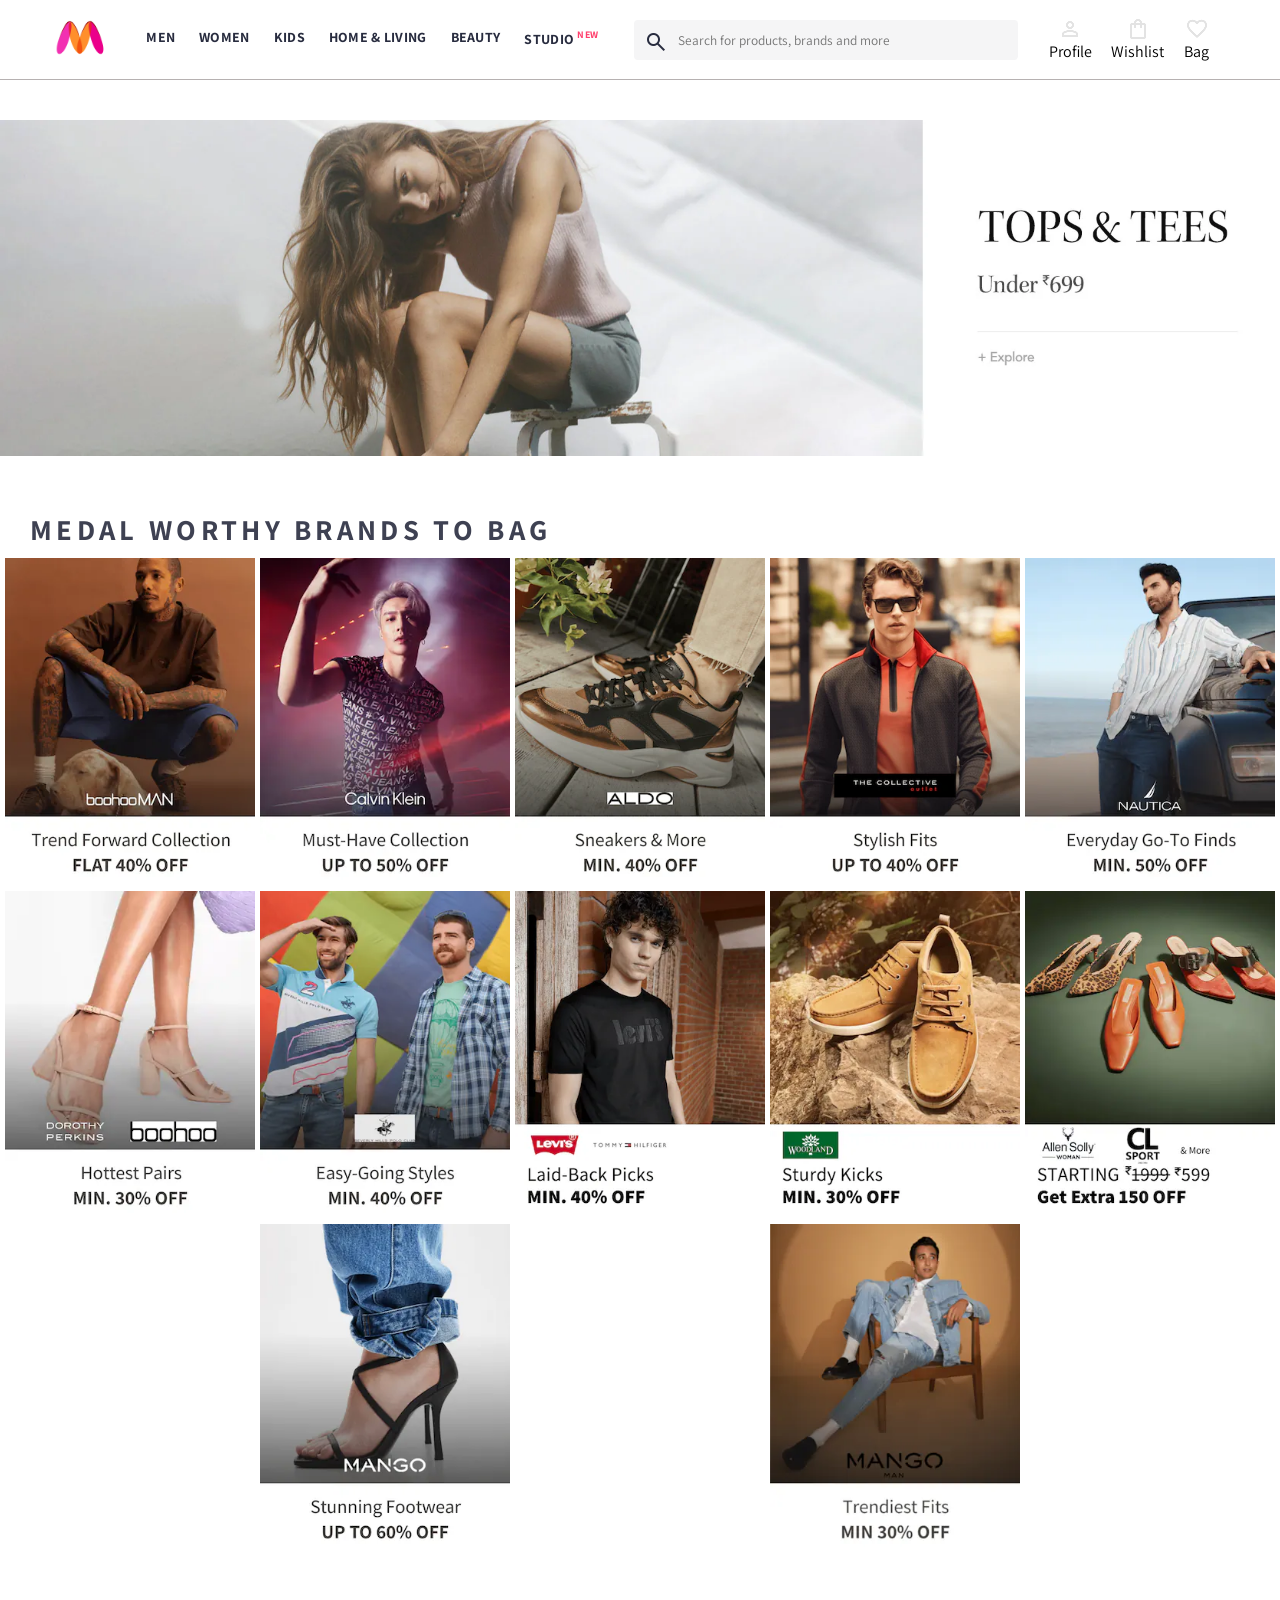
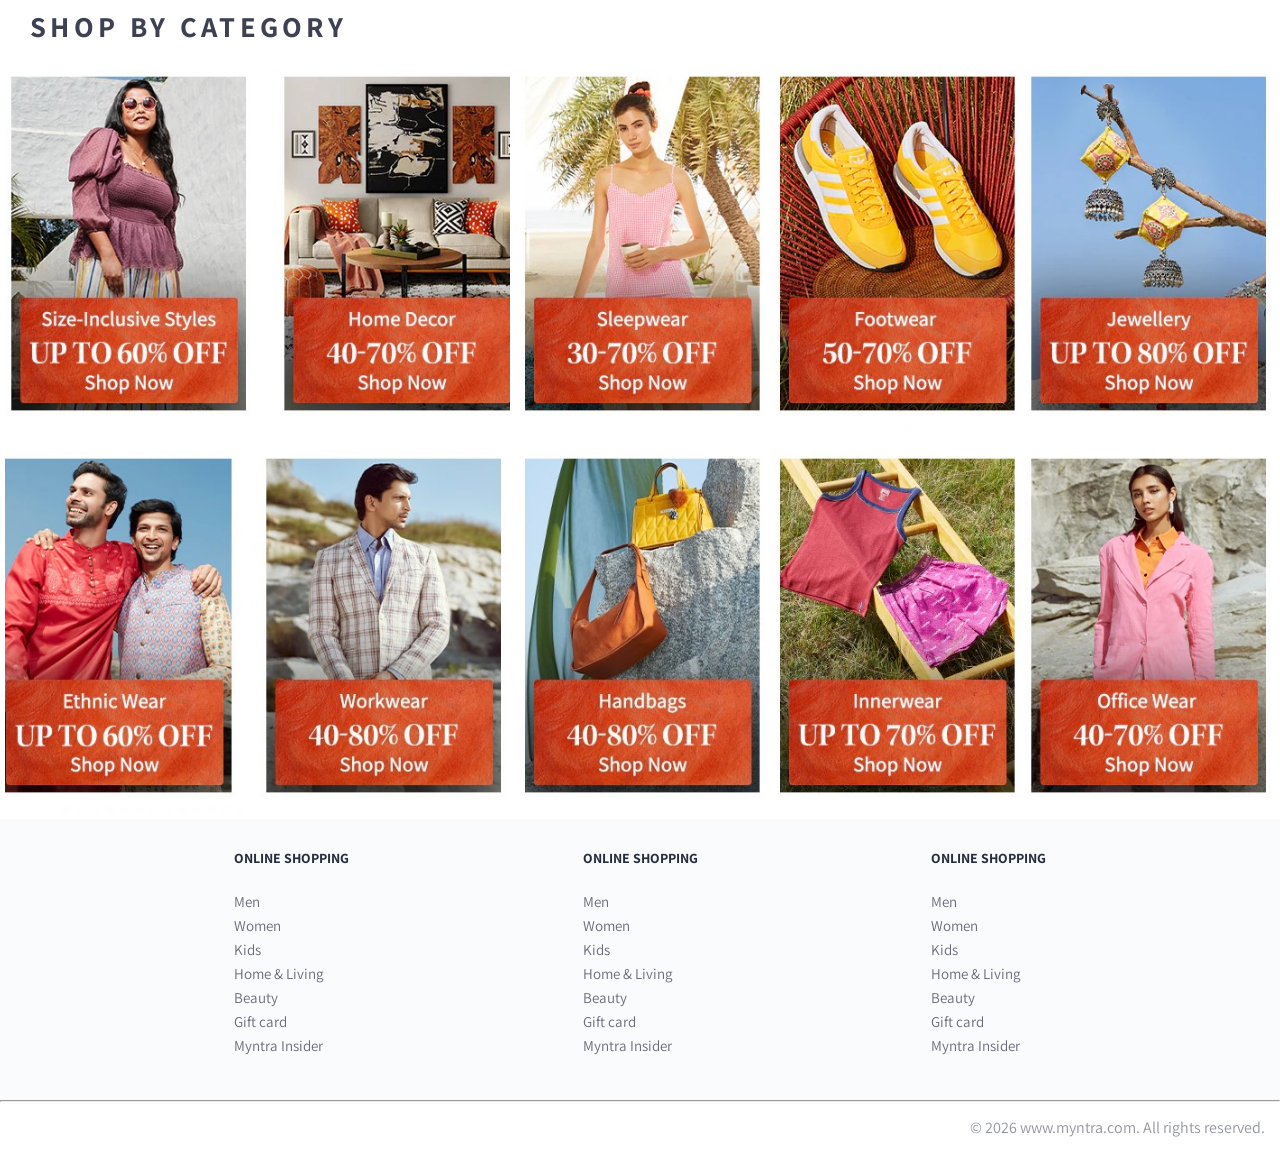
<file: index.html>
<!DOCTYPE html>
<html lang="en">
<head>
    <title>Myntra CLONE</title>
  <link rel="stylesheet" href="index.css">
  <link rel="stylesheet" href="https://fonts.googleapis.com/css2?family=Material+Symbols+Outlined:opsz,wght,FILL,GRAD@20..48,100..700,0..1,-50..200&icon_names=search" />
  <link rel="preconnect" href="https://fonts.googleapis.com">
<link rel="preconnect" href="https://fonts.gstatic.com" crossorigin>
<link href="https://fonts.googleapis.com/css2?family=Assistant:wght@200..800&family=Google+Sans:ital,opsz,wght@0,17..18,400..700;1,17..18,400..700&family=Playwrite+GB+S+Guides:ital@0;1&display=swap" rel="stylesheet">
</head>
<body>
    <header>
        <div class="logo_container">
            <a href="#"><img class="myntra_home" src="images\myntra_logo.webp" alt="Myntra Home"></a>
        </div>
        <nav id="nav_bar">
            <a href="men.html">Men</a>
            <a href="#">Women</a>
            <a href="#">Kids</a>
            <a href="#">Home & Living</a>
            <a href="#">Beauty</a>
            <a href="#">Studio <sup>New</sup></a>
        </nav>
        <div class="search_bar"> <span class="material-symbols-outlined search_icon">
search
</span> <input  class="search_input"  placeholder="Search for products, brands and more">
</div>
        <div class="action_bar">
            <div class="action_container">
              <img src="images\person_24dp_E3E3E3_FILL0_wght400_GRAD0_opsz24.png" alt="">
                <span class="action_name">Profile</span>
            </div>
            <div class="action_container">
                <img class="wishlist"
                src="images\shopping_bag_24dp_E3E3E3_FILL0_wght400_GRAD0_opsz24.png" alt="">
                <span class="action_name">Wishlist</span>
            </div>
            <div class="action_container">
                <img src="images\favorite_24dp_E3E3E3_FILL0_wght400_GRAD0_opsz24.png" alt="">
                <span class="action_name">Bag</span>
            </div>
        </div>
    </header>
    <main>
        <div class="banner_container">
            <img  class="banner_image" src="images/banner.jpg" alt="Main Banner">
        </div>
         <div class="banner_header">MEDAL WORTHY BRANDS TO BAG</div>
          <div class="banner_items">
            <a href="#"><img class="sale_items" src="offers/1.png" alt=""></a>
                <a href="#"><img class="sale_items" src="offers/2.png" alt=""></a>
                 <a href="#"><img class="sale_items" src="offers/3.png" alt=""></a>
                  <a href="#"><img class="sale_items" src="offers/4.png" alt=""></a>
                   <a href="#"><img class="sale_items" src="offers/5.png" alt=""></a>
                    <a href="#"><img class="sale_items" src="offers/6.png" alt=""></a>
                     <a href="#"><img class="sale_items" src="offers/7.png" alt=""></a>
                      <a href="#"><img class="sale_items" src="offers/8.png" alt=""></a>
                       <a href="#"><img class="sale_items" src="offers/9.png" alt=""></a>
             <a href="#"><img class="sale_items" src="offers/10.png" alt=""></a>
            <a href="#"><img class="sale_items" src="offers/11.png" alt=""></a>
             <a href="#"><img class="sale_items" src="offers/12.png" alt=""></a>
          </div>
           <div class="banner_header">SHOP BY CATEGORY</div>
          <div class="banner_items">
            <a href="#"><img class="sale_items" src="category/1.jpg" ></a> 
            <a href="#"><img class="sale_items" src="category/2.jpg" ></a>
              <a href="#"><img class="sale_items" src="category/3.jpg" ></a>
   <a href="#"><img class="sale_items" src="category/4.jpg" ></a>
      <a href="#"><img class="sale_items" src="category/5.jpg" ></a>
         <a href="#"><img class="sale_items" src="category/6.jpg" ></a> 
            <a href="#"><img class="sale_items" src="category/7.jpg" ></a>
       <a href="#"><img class="sale_items" src="category/8.jpg" ></a>
          <a href="#"><img class="sale_items" src="category/9.jpg" ></a>
             <a href="#"><img class="sale_items" src="category/10.jpg" ></a>
          </div>
          <footer>
            <div class="footer_container">
                <div class="footer_column">
                    <h3>ONLINE SHOPPING</h3>

                    <a href="#">Men</a>
            <a href="#">Women</a>
            <a href="#">Kids</a>
            <a href="#">Home & Living</a>
            <a href="#">Beauty</a>
          <a href="#">Gift card</a>
          <a href="#">Myntra Insider</a>
                </div>
                <div class="footer_column">
                    <h3>ONLINE SHOPPING</h3>

                    <a href="#">Men</a>
            <a href="#">Women</a>
            <a href="#">Kids</a>
            <a href="#">Home & Living</a>
            <a href="#">Beauty</a>
          <a href="#">Gift card</a>
          <a href="#">Myntra Insider</a>
                </div> 
                 <div class="footer_column">
                    <h3>ONLINE SHOPPING</h3>

                    <a href="#">Men</a>
            <a href="#">Women</a>
            <a href="#">Kids</a>
            <a href="#">Home & Living</a>
            <a href="#">Beauty</a>
          <a href="#">Gift card</a>
          <a href="#">Myntra Insider</a>
                </div>
            </div>
            <hr>
            <div class="copyright">
                © 2026 www.myntra.com. All rights reserved.
            </div>
          </footer>
    </main>
</body>
</html>
</file>
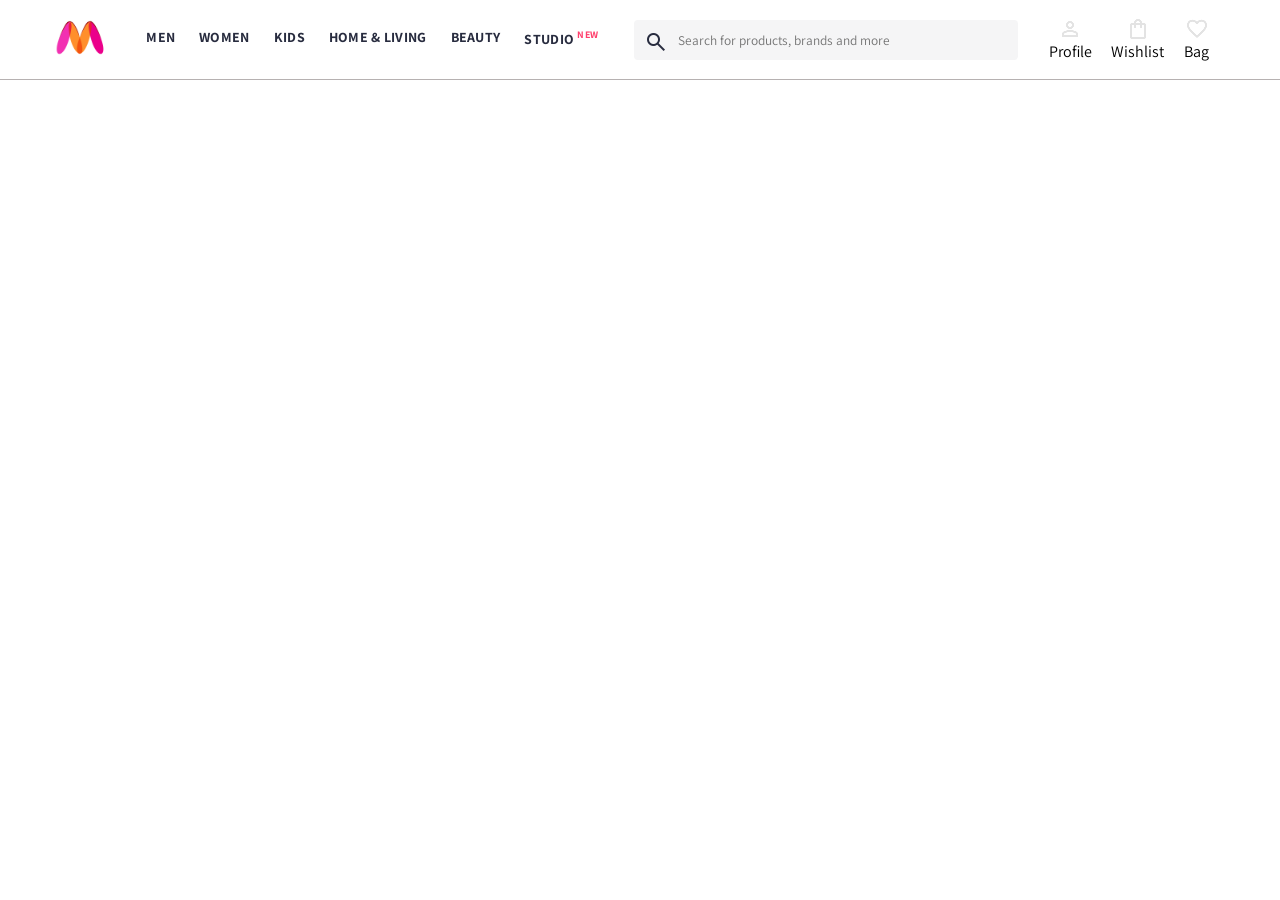
<file: men.html>
<!DOCTYPE html>
<html lang="en">
<head>
    <title>Mens</title>
    <link rel="stylesheet" href="index.css">
  <link rel="stylesheet" href="https://fonts.googleapis.com/css2?family=Material+Symbols+Outlined:opsz,wght,FILL,GRAD@20..48,100..700,0..1,-50..200&icon_names=search" />
  <link rel="preconnect" href="https://fonts.googleapis.com">
<link rel="preconnect" href="https://fonts.gstatic.com" crossorigin>
<link href="https://fonts.googleapis.com/css2?family=Assistant:wght@200..800&family=Google+Sans:ital,opsz,wght@0,17..18,400..700;1,17..18,400..700&family=Playwrite+GB+S+Guides:ital@0;1&display=swap" rel="stylesheet">
</head>
<body>
     <header>
        <div class="logo_container">
            <a href="#"><img class="myntra_home" src="images\myntra_logo.webp" alt="Myntra Home"></a>
        </div>
        <nav id="nav_bar">
            <a href="#">Men</a>
            <a href="#">Women</a>
            <a href="#">Kids</a>
            <a href="#">Home & Living</a>
            <a href="#">Beauty</a>
            <a href="#">Studio <sup>New</sup></a>
        </nav>
        <div class="search_bar"> <span class="material-symbols-outlined search_icon">
search
</span> <input  class="search_input"  placeholder="Search for products, brands and more">
</div>
        <div class="action_bar">
            <div class="action_container">
              <img src="images\person_24dp_E3E3E3_FILL0_wght400_GRAD0_opsz24.png" alt="">
                <span class="action_name">Profile</span>
            </div>
            <div class="action_container">
                <img class="wishlist"
                src="images\shopping_bag_24dp_E3E3E3_FILL0_wght400_GRAD0_opsz24.png" alt="">
                <span class="action_name">Wishlist</span>
            </div>
            <div class="action_container">
                <img src="images\favorite_24dp_E3E3E3_FILL0_wght400_GRAD0_opsz24.png" alt="">
                <span class="action_name">Bag</span>
            </div>
        </div>
    </header>
    <main>
         <!-- <div class="banner_container">
            <img  class="banner_image" style="height: 20%" src="images\guntur-chandesh-myntra.jpg" alt="Main Banner">
        </div> -->
    </main>
</body>
</html>
</file>
<file: index.css>
* {
    margin:0px ; padding: 0px;
    font-family: Assistant,-apple-system, BlinkMacSystemFont, 'Segoe UI', Roboto, Oxygen, Ubuntu, Cantarell, 'Open Sans', 'Helvetica Neue', sans-serif;
    box-sizing: border-box;
}
header{
    display: flex;
    height: 80px;
    background-color:#ffffff;
    justify-content: space-between;
    align-items: center;
    border-bottom: 1px solid  #b6b1b1;
    
}
.myntra_home{
    height: 45px;
}
.logo_container{
    margin-left: 4%;
}
.action_bar{
    margin-right: 4%;
}
#nav_bar{
    display: flex;
    min-width: 500px;
    justify-content: space-evenly;
}
#nav_bar a{
    font-size: 14px;
    letter-spacing: .3px;
    color: #282c3f;
    font-weight: 700;
    text-transform: uppercase;
    text-decoration: none;
    padding: 28px 0;
    border-bottom: 4px solid #ffffff;
}
#nav_bar a sup{
    color: #ff3f6c;
    font-size: 10px;
}
.search_bar{
    height: 40px;
    width: 200px;
    width: 30%;
    display: flex;
    align-items: center;
}
.search_icon{
    box-sizing: content-box;
    height: 20px;
    padding: 10px;
    background-color: #f5f5f6;
    color:#282c3f ;
    font-weight: 300;
    border-radius: 4px  0 0 4px;
}
.search_input{
    background-color: #f5f5f6;
    color:#696e79 ;
    flex-grow: 1;
    height: 40px;
    border: 0 ;
    border-radius:0 4px 4px 0 ;
}
.action_bar{
    display: flex;
    min-width: 200px;
    justify-content: space-evenly;
}
.action_container{
    display: flex;
    flex-direction: column;
    align-items: center;
}
#nav_bar a:hover{
    border-bottom: 4px solid  #f54e77;
}
/* main */
.banner_image{
    width: 100%;
}
.banner_container{
    margin: 40px 0;
}
.banner_header{
    text-transform: uppercase;
    color:#3e4152;
    letter-spacing: .15em;
    font-size: 1.8em;
    margin: 50px 0 10px 30px ;
    max-height: 5em;
    font-weight: 700;
}
.banner_items{
   display: flex;
   flex-wrap: wrap;
   justify-content: space-evenly;
}
.sale_items{
    width: 250px;
}
.footer_container{
    padding: 30px 0 40px 0px;
    background-color: #fafbfc;
    display: flex;
    justify-content: space-evenly;

}
.footer_column{
    display: flex;
    flex-direction: column;
}
.footer_column a {
    color: #696b79;
    font-size: 15px;
    text-decoration: none;
    padding-bottom: 5px;
}
.footer_column h3{
    color:#282c3f;
    font-size: 14px;
    margin-bottom: 25px;
} 
.copyright{
    color: #94969f;
    text-align: end;
    padding: 15px;
}
</file>
